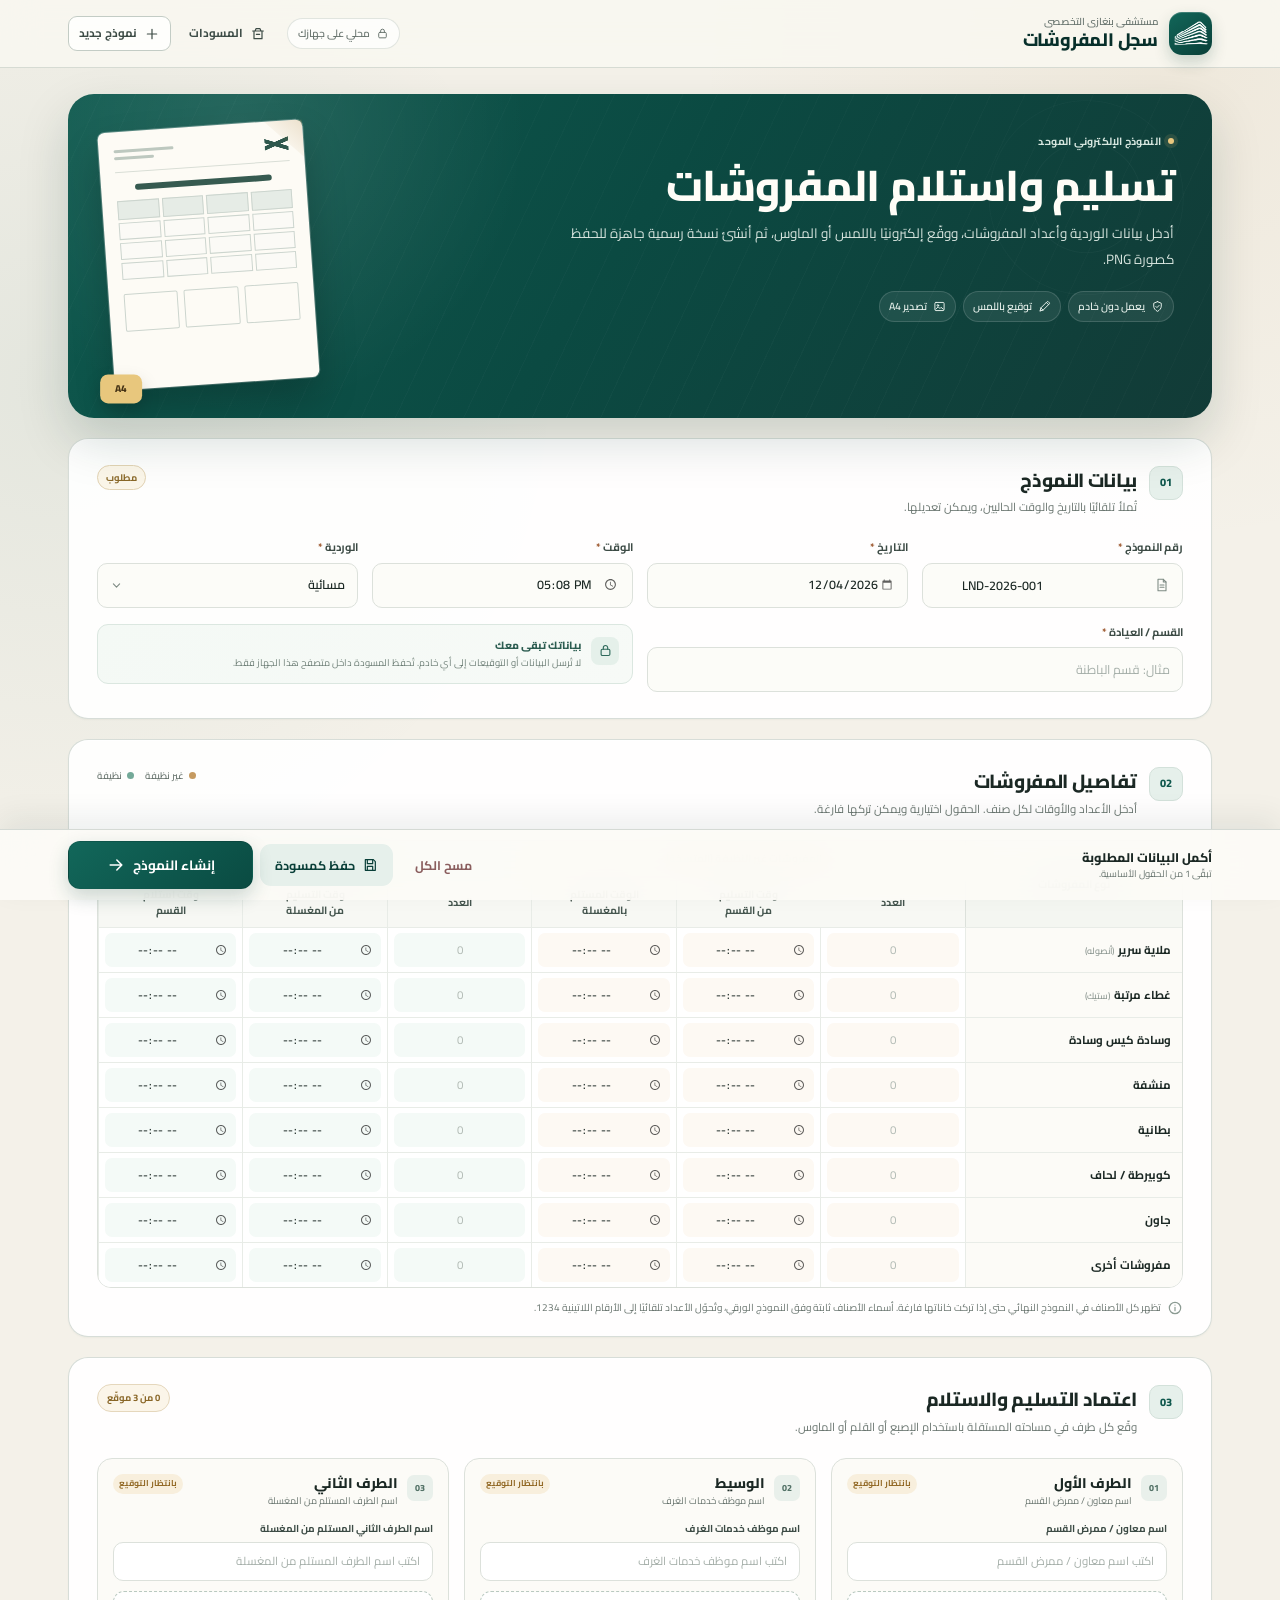
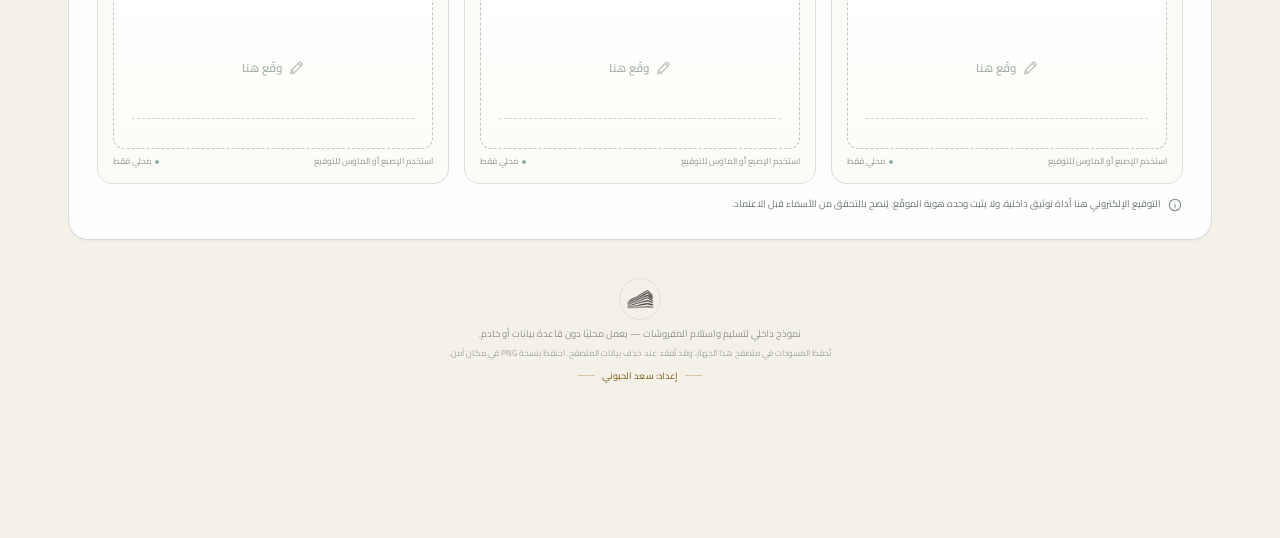
<file: index.html>
<!DOCTYPE html>
<html lang="ar" dir="rtl">
<head>
  <meta charset="utf-8">
  <meta name="viewport" content="width=device-width, initial-scale=1, viewport-fit=cover">
  <meta name="theme-color" content="#0e574c">
  <meta name="color-scheme" content="light">
  <meta name="description" content="نموذج إلكتروني لتسليم واستلام المفروشات بين الأقسام والمغسلة، مع توقيع إلكتروني وتصدير النموذج كصورة PNG عالية الدقة.">
  <title>سجل المفروشات | تسليم واستلام المفروشات</title>
  <link rel="icon" href="assets/favicon.png" type="image/png">
  <link rel="stylesheet" href="css/styles.css">
  <script src="vendor/signature_pad.umd.min.js" defer></script>
  <script src="vendor/html2canvas.min.js" defer></script>
  <script src="js/config.js" defer></script>
  <script src="js/storage.js" defer></script>
  <script src="js/app.js" defer></script>
</head>
<body>
  <svg class="svg-sprite" aria-hidden="true" focusable="false" xmlns="http://www.w3.org/2000/svg">
    <symbol id="i-plus" viewBox="0 0 24 24"><path d="M12 5v14M5 12h14"/></symbol>
    <symbol id="i-archive" viewBox="0 0 24 24"><path d="M4 7.5h16M6 7.5V19h12V7.5M9 4h6l1.5 3.5h-9L9 4Z"/><path d="M9.5 12.5h5"/></symbol>
    <symbol id="i-pen" viewBox="0 0 24 24"><path d="m15.6 4.8 3.6 3.6M4 20l1.2-5.3L16.6 3.3a1.8 1.8 0 0 1 2.5 0l1.6 1.6a1.8 1.8 0 0 1 0 2.5L9.3 18.8 4 20Z"/><path d="m5.2 14.7 4.1 4.1"/></symbol>
    <symbol id="i-shield" viewBox="0 0 24 24"><path d="M12 3 5 6v5.2c0 4.4 3 7.6 7 9.8 4-2.2 7-5.4 7-9.8V6l-7-3Z"/><path d="m9 12 2 2 4-4"/></symbol>
    <symbol id="i-image" viewBox="0 0 24 24"><rect x="3.5" y="4.5" width="17" height="15" rx="2"/><circle cx="9" cy="10" r="1.5"/><path d="m5 17 4.5-4.5 3.2 3.2 2.2-2.2L19 17"/></symbol>
    <symbol id="i-save" viewBox="0 0 24 24"><path d="M5 4h12l3 3v13H5V4Z"/><path d="M8 4v6h8V4M8 20v-6h8v6"/></symbol>
    <symbol id="i-download" viewBox="0 0 24 24"><path d="M12 3v12m0 0 4.5-4.5M12 15l-4.5-4.5"/><path d="M5 19h14"/></symbol>
    <symbol id="i-arrow-right" viewBox="0 0 24 24"><path d="M19 12H5m0 0 6-6m-6 6 6 6"/></symbol>
    <symbol id="i-arrow-left" viewBox="0 0 24 24"><path d="M5 12h14m0 0-6-6m6 6-6 6"/></symbol>
    <symbol id="i-check" viewBox="0 0 24 24"><path d="m5 12.5 4.5 4.5L19 6.5"/></symbol>
    <symbol id="i-trash" viewBox="0 0 24 24"><path d="M4.5 7h15M9 7V4.5h6V7m-8 0 .8 13h8.4L17 7M10 10.5v6M14 10.5v6"/></symbol>
    <symbol id="i-x" viewBox="0 0 24 24"><path d="m6 6 12 12M18 6 6 18"/></symbol>
    <symbol id="i-zoom-in" viewBox="0 0 24 24"><circle cx="10.5" cy="10.5" r="6.5"/><path d="m15.5 15.5 4 4M10.5 7.5v6M7.5 10.5h6"/></symbol>
    <symbol id="i-zoom-out" viewBox="0 0 24 24"><circle cx="10.5" cy="10.5" r="6.5"/><path d="m15.5 15.5 4 4M7.5 10.5h6"/></symbol>
    <symbol id="i-fit" viewBox="0 0 24 24"><path d="M9 4H4v5M15 4h5v5M9 20H4v-5M15 20h5v-5"/></symbol>
    <symbol id="i-alert" viewBox="0 0 24 24"><path d="M12 8v5m0 3.5v.1"/><path d="M10.2 4.6 3.3 17a2 2 0 0 0 1.8 3h13.8a2 2 0 0 0 1.8-3L13.8 4.6a2 2 0 0 0-3.6 0Z"/></symbol>
    <symbol id="i-info" viewBox="0 0 24 24"><circle cx="12" cy="12" r="8.5"/><path d="M12 11v5m0-8.5v.1"/></symbol>
    <symbol id="i-document" viewBox="0 0 24 24"><path d="M6 3.5h8l4 4v13H6v-17Z"/><path d="M14 3.5v4h4M9 12h6M9 15.5h6"/></symbol>
    <symbol id="i-refresh" viewBox="0 0 24 24"><path d="M20 11a8 8 0 1 0-2.3 6.3"/><path d="M20 4v7h-7"/></symbol>
    <symbol id="i-lock" viewBox="0 0 24 24"><rect x="5" y="10" width="14" height="10" rx="2"/><path d="M8.5 10V7.5a3.5 3.5 0 0 1 7 0V10"/></symbol>
    <symbol id="i-chevron-down" viewBox="0 0 24 24"><path d="m7 9.5 5 5 5-5"/></symbol>
    <symbol id="i-cloud-off" viewBox="0 0 24 24"><path d="M5.5 17.5A4.5 4.5 0 0 1 6 8.7 6 6 0 0 1 17 8a4.5 4.5 0 0 1 1.5 8.8"/><path d="M3 3l18 18"/></symbol>
  </svg>

  <div class="app-shell" id="entryView">
    <header class="appbar">
      <div class="appbar-inner">
        <a class="brand" href="#top" aria-label="سجل المفروشات — أعلى الصفحة">
          <span class="brand-mark" aria-hidden="true">
            <img src="assets/benghazi-mark-white.png" alt="">
          </span>
          <span class="brand-copy">
            <span class="brand-kicker" data-hospital="name">مستشفى بنغازي التخصصي</span>
            <span class="brand-title">سجل المفروشات</span>
          </span>
        </a>

        <div class="appbar-actions">
          <span class="save-state" id="saveState" aria-live="polite">
            <svg class="icon icon--xs" aria-hidden="true"><use href="#i-lock"></use></svg>
            <span id="saveStateText">محلي على جهازك</span>
          </span>
          <button class="btn btn--quiet btn--sm" type="button" id="btnArchive" aria-label="المسودات المحفوظة">
            <svg class="icon icon--sm" aria-hidden="true"><use href="#i-archive"></use></svg>
            <span>المسودات</span>
          </button>
          <button class="btn btn--outline btn--sm" type="button" id="btnNew" aria-label="إنشاء نموذج جديد">
            <svg class="icon icon--sm" aria-hidden="true"><use href="#i-plus"></use></svg>
            <span>نموذج جديد</span>
          </button>
        </div>
      </div>
    </header>

    <main id="top">
      <section class="hero" aria-labelledby="pageTitle">
        <div class="hero-pattern" aria-hidden="true"></div>
        <div class="hero-copy">
          <span class="eyebrow"><span class="eyebrow-dot"></span> النموذج الإلكتروني الموحد</span>
          <h1 id="pageTitle" tabindex="-1">تسليم واستلام المفروشات</h1>
          <p>أدخل بيانات الوردية وأعداد المفروشات، ووقّع إلكترونيًا باللمس أو الماوس، ثم أنشئ نسخة رسمية جاهزة للحفظ كصورة PNG.</p>
          <div class="hero-chips" aria-label="مزايا النموذج">
            <span class="chip"><svg class="icon icon--xs" aria-hidden="true"><use href="#i-shield"></use></svg> يعمل دون خادم</span>
            <span class="chip"><svg class="icon icon--xs" aria-hidden="true"><use href="#i-pen"></use></svg> توقيع باللمس</span>
            <span class="chip"><svg class="icon icon--xs" aria-hidden="true"><use href="#i-image"></use></svg> تصدير A4</span>
          </div>
        </div>
        <div class="hero-sheet" aria-hidden="true">
          <div class="hero-sheet-top">
            <span class="hero-sheet-mark"></span>
            <span class="hero-sheet-lines"><i></i><i></i></span>
          </div>
          <div class="hero-sheet-title"></div>
          <div class="hero-sheet-table">
            <span></span><span></span><span></span><span></span>
            <span></span><span></span><span></span><span></span>
            <span></span><span></span><span></span><span></span>
            <span></span><span></span><span></span><span></span>
          </div>
          <div class="hero-sheet-sign">
            <span></span><span></span><span></span>
          </div>
          <span class="hero-sheet-badge">A4</span>
        </div>
      </section>

      <div class="restore-banner" id="restoreBanner" hidden>
        <div class="restore-icon" aria-hidden="true">
          <svg class="icon"><use href="#i-refresh"></use></svg>
        </div>
        <div class="restore-copy">
          <strong>لديك مسودة محفوظة على هذا الجهاز</strong>
          <span id="restoreMeta">يمكنك استئناف العمل من حيث توقفت.</span>
        </div>
        <div class="restore-actions">
          <button class="btn btn--sm btn--primary" type="button" id="btnRestoreDraft">استئناف المسودة</button>
          <button class="btn btn--sm btn--quiet" type="button" id="btnDismissDraft">تجاهل</button>
        </div>
      </div>

      <form id="entryForm" novalidate autocomplete="off">
        <section class="panel" aria-labelledby="metaTitle">
          <div class="section-heading">
            <span class="section-number" aria-hidden="true">01</span>
            <div class="section-heading-copy">
              <h2 id="metaTitle">بيانات النموذج</h2>
              <p>تُملأ تلقائيًا بالتاريخ والوقت الحاليين، ويمكن تعديلها.</p>
            </div>
            <span class="section-tag">مطلوب</span>
          </div>

          <div class="meta-grid">
            <div class="field">
              <label for="formNumber">رقم النموذج <span class="required" aria-hidden="true">*</span></label>
              <div class="input-wrap">
                <svg class="field-icon" aria-hidden="true"><use href="#i-document"></use></svg>
                <input class="input input--with-icon ltr" id="formNumber" name="formNumber" type="text" maxlength="28" inputmode="text" required>
              </div>
              <p class="field-error" data-error-for="formNumber"></p>
            </div>

            <div class="field">
              <label for="formDate">التاريخ <span class="required" aria-hidden="true">*</span></label>
              <div class="input-wrap">
                <input class="input" id="formDate" name="formDate" type="date" required>
              </div>
              <p class="field-error" data-error-for="formDate"></p>
            </div>

            <div class="field">
              <label for="formTime">الوقت <span class="required" aria-hidden="true">*</span></label>
              <div class="input-wrap">
                <input class="input" id="formTime" name="formTime" type="time" step="60" required>
              </div>
              <p class="field-error" data-error-for="formTime"></p>
            </div>

            <div class="field">
              <label for="shift">الوردية <span class="required" aria-hidden="true">*</span></label>
              <div class="input-wrap input-wrap--select">
                <select class="input" id="shift" name="shift" required>
                  <option value="">اختر الوردية</option>
                </select>
                <svg class="select-chevron" aria-hidden="true"><use href="#i-chevron-down"></use></svg>
              </div>
              <p class="field-error" data-error-for="shift"></p>
            </div>

            <div class="field field--wide">
              <label for="department">القسم / العيادة <span class="required" aria-hidden="true">*</span></label>
              <div class="input-wrap">
                <input class="input" id="department" name="department" type="text" list="departmentList" maxlength="70" placeholder="مثال: قسم الباطنة" required>
                <datalist id="departmentList"></datalist>
              </div>
              <p class="field-error" data-error-for="department"></p>
            </div>

            <aside class="privacy-note" aria-label="ملاحظة الخصوصية">
              <span class="privacy-icon" aria-hidden="true"><svg class="icon"><use href="#i-lock"></use></svg></span>
              <div>
                <strong>بياناتك تبقى معك</strong>
                <p>لا تُرسل البيانات أو التوقيعات إلى أي خادم. تُحفظ المسودة داخل متصفح هذا الجهاز فقط.</p>
              </div>
            </aside>
          </div>
        </section>

        <section class="panel panel--table" aria-labelledby="itemsTitle">
          <div class="section-heading">
            <span class="section-number" aria-hidden="true">02</span>
            <div class="section-heading-copy">
              <h2 id="itemsTitle">تفاصيل المفروشات</h2>
              <p>أدخل الأعداد والأوقات لكل صنف. الحقول اختيارية ويمكن تركها فارغة.</p>
            </div>
            <div class="table-legend" aria-hidden="true">
              <span class="legend-item legend-item--dirty"><i></i> غير نظيفة</span>
              <span class="legend-item legend-item--clean"><i></i> نظيفة</span>
            </div>
          </div>

          <div class="table-shell">
            <table class="items-table" id="itemsTable">
              <caption class="sr-only">جدول المفروشات: الأعداد والأوقات للمفروشات المتسخة والنظيفة</caption>
              <thead id="itemsTableHead"></thead>
              <tbody id="itemsTableBody"></tbody>
            </table>
          </div>
          <p class="helper-text">
            <svg class="icon icon--sm" aria-hidden="true"><use href="#i-info"></use></svg>
            تظهر كل الأصناف في النموذج النهائي حتى إذا تركت خاناتها فارغة. أسماء الأصناف ثابتة وفق النموذج الورقي، وتُحوّل الأعداد تلقائيًا إلى الأرقام اللاتينية 1234.
          </p>
        </section>

        <section class="panel" aria-labelledby="signaturesTitle">
          <div class="section-heading">
            <span class="section-number" aria-hidden="true">03</span>
            <div class="section-heading-copy">
              <h2 id="signaturesTitle">اعتماد التسليم والاستلام</h2>
              <p>وقّع كل طرف في مساحته المستقلة باستخدام الإصبع أو القلم أو الماوس.</p>
            </div>
            <span class="signature-counter" id="signatureCounter">0 من 3 موقّع</span>
          </div>

          <div class="signature-grid" id="signatureGrid"></div>
          <p class="signature-disclaimer">
            <svg class="icon icon--sm" aria-hidden="true"><use href="#i-info"></use></svg>
            التوقيع الإلكتروني هنا أداة توثيق داخلية، ولا يثبت وحده هوية الموقّع. يُنصح بالتحقق من الأسماء قبل الاعتماد.
          </p>
        </section>
      </form>

      <footer class="page-footer">
        <div class="footer-seal" aria-hidden="true">
          <img src="assets/benghazi-mark-white.png" alt="">
        </div>
        <p>نموذج داخلي لتسليم واستلام المفروشات — يعمل محليًا دون قاعدة بيانات أو خادم.</p>
        <p class="footer-small">تُحفظ المسودات في متصفح هذا الجهاز، وقد تُفقد عند حذف بيانات المتصفح. احتفظ بنسخة PNG في مكان آمن.</p>
        <p class="footer-credit">إعداد: سعد الحبوني</p>
      </footer>
    </main>

    <div class="action-dock" id="actionDock">
      <div class="action-dock-inner">
        <div class="dock-info">
          <span class="dock-label" id="dockLabel">جاهز للبدء</span>
          <span class="dock-note" id="dockNote">أكمل بيانات النموذج ثم أنشئ المعاينة.</span>
        </div>
        <div class="dock-actions">
          <button class="btn btn--quiet dock-clear" type="button" id="btnClearAll">مسح الكل</button>
          <button class="btn btn--tonal" type="button" id="btnSaveDraft" aria-label="حفظ النموذج كمسودة">
            <svg class="icon icon--sm" aria-hidden="true"><use href="#i-save"></use></svg>
            <span>حفظ كمسودة</span>
          </button>
          <button class="btn btn--primary btn--generate" type="button" id="btnGenerate">
            <span>إنشاء النموذج</span>
            <svg class="icon" aria-hidden="true"><use href="#i-arrow-left"></use></svg>
          </button>
        </div>
      </div>
    </div>
  </div>

  <section class="preview-view" id="previewView" hidden tabindex="-1" aria-labelledby="previewHeading">
    <header class="preview-toolbar">
      <div class="preview-toolbar-inner">
        <button class="btn btn--quiet btn--back" type="button" id="btnBack" aria-label="العودة إلى تعديل البيانات">
          <svg class="icon" aria-hidden="true"><use href="#i-arrow-right"></use></svg>
          <span>تعديل البيانات</span>
        </button>
        <div class="preview-title">
          <span class="preview-kicker">المعاينة النهائية</span>
          <h2 id="previewHeading">نموذج تسليم واستلام المفروشات</h2>
        </div>
        <div class="zoom-tools" role="group" aria-label="تكبير وتصغير المعاينة">
          <button class="icon-btn" type="button" id="btnZoomOut" aria-label="تصغير">
            <svg class="icon" aria-hidden="true"><use href="#i-zoom-out"></use></svg>
          </button>
          <span class="zoom-value" id="zoomValue" aria-live="polite">100%</span>
          <button class="icon-btn" type="button" id="btnZoomIn" aria-label="تكبير">
            <svg class="icon" aria-hidden="true"><use href="#i-zoom-in"></use></svg>
          </button>
          <button class="btn btn--quiet btn--sm" type="button" id="btnFit" aria-label="ملاءمة الصفحة للشاشة">
            <svg class="icon icon--sm" aria-hidden="true"><use href="#i-fit"></use></svg>
            <span>ملاءمة</span>
          </button>
        </div>
        <button class="btn btn--primary btn--export" type="button" id="btnExport">
          <svg class="icon" aria-hidden="true"><use href="#i-download"></use></svg>
          <span>حفظ PNG</span>
        </button>
      </div>
    </header>

    <div class="preview-stage" id="previewStage">
      <div class="preview-canvas">
        <div class="page-viewport" id="pageViewport">
          <article class="a4-page" id="a4Page" aria-label="معاينة النموذج النهائي بحجم A4">
            <header class="doc-header">
              <div class="doc-brand">
                <img class="doc-logo" src="[data-uri]" alt="مستشفى بنغازي التخصصي">
              </div>

              <div class="doc-title">
                <h1>نموذج تسليم واستلام المفروشات الموحد</h1>
                <p class="doc-subtitle">الاستلام والتسليم المتبادل بين الأقسام الطبية / العيادات والمغسلة</p>
              </div>

              <div class="doc-meta">
                <div class="doc-meta-line"><span>رقم النموذج:</span><b id="pvFormNo">—</b></div>
                <div class="doc-meta-line"><span>الوردية:</span><b id="pvShift">—</b></div>
              </div>
            </header>

            <div class="doc-fields">
              <div class="doc-field">
                <span class="doc-field-label">التاريخ /</span>
                <b class="doc-field-value" id="pvDate">—</b>
              </div>
              <div class="doc-field">
                <span class="doc-field-label">القسم /</span>
                <b class="doc-field-value" id="pvDepartment">—</b>
              </div>
              <div class="doc-field doc-field--time">
                <span class="doc-field-label">الوقت /</span>
                <b class="doc-field-value" id="pvTime">—</b>
              </div>
            </div>

            <table class="doc-table">
              <caption class="sr-only">جدول المفروشات في النموذج النهائي</caption>
              <colgroup>
                <col class="col-item">
                <col class="col-qty">
                <col class="col-time">
                <col class="col-time">
                <col class="col-qty">
                <col class="col-time">
                <col class="col-time">
              </colgroup>
              <thead>
                <tr>
                  <th rowspan="2" class="doc-th-item">نوع المفروشات</th>
                  <th colspan="3" class="doc-th-group">المفروشات غير النظيفة (المتسخة)</th>
                  <th colspan="3" class="doc-th-group">المفروشات النظيفة (المستلمة)</th>
                </tr>
                <tr>
                  <th>العدد</th>
                  <th>وقت التسليم<br>من القسم</th>
                  <th>الوقت المستلم<br>بالمغسلة</th>
                  <th>العدد</th>
                  <th>وقت التسليم<br>من المغسلة</th>
                  <th>وقت استلام<br>القسم</th>
                </tr>
              </thead>
              <tbody id="docTableBody"></tbody>
            </table>

            <section class="doc-approval" aria-labelledby="docApprovalTitle">
              <h2 id="docApprovalTitle">اعتماد تسليم والاستلام</h2>
              <div class="doc-approval-grid">
                <div class="doc-approval-cell">
                  <p class="doc-role">الطرف الأول</p>
                  <p class="doc-role-sub">اسم معاون / ممرض القسم</p>
                  <div class="doc-name-line">
                    <span>الاسم /</span>
                    <b data-pv-name="first"></b>
                  </div>
                  <div class="doc-signature-block">
                    <span class="doc-signature-label">التوقيع</span>
                    <div class="doc-signature-area"><img data-pv-sign="first" alt="توقيع الطرف الأول" hidden></div>
                  </div>
                </div>
                <div class="doc-approval-cell">
                  <p class="doc-role">الوسيط</p>
                  <p class="doc-role-sub">اسم موظف خدمات الغرف</p>
                  <div class="doc-name-line">
                    <span>الاسم /</span>
                    <b data-pv-name="intermediary"></b>
                  </div>
                  <div class="doc-signature-block">
                    <span class="doc-signature-label">التوقيع</span>
                    <div class="doc-signature-area"><img data-pv-sign="intermediary" alt="توقيع الوسيط" hidden></div>
                  </div>
                </div>
                <div class="doc-approval-cell">
                  <p class="doc-role">الطرف الثاني</p>
                  <p class="doc-role-sub">اسم الطرف المستلم من المغسلة</p>
                  <div class="doc-name-line">
                    <span>الاسم /</span>
                    <b data-pv-name="second"></b>
                  </div>
                  <div class="doc-signature-block">
                    <span class="doc-signature-label">التوقيع</span>
                    <div class="doc-signature-area"><img data-pv-sign="second" alt="توقيع الطرف الثاني" hidden></div>
                  </div>
                </div>
              </div>
            </section>
          </article>
        </div>
      </div>
      <p class="preview-tip">
        <svg class="icon icon--sm" aria-hidden="true"><use href="#i-info"></use></svg>
        لتنزيل صورة عالية الدقة بحجم A4، اضغط «حفظ PNG». لا تظهر أدوات الموقع داخل الصورة، لكن الصورة الناتجة قابلة للتعديل بأدوات أخرى.
      </p>
    </div>
  </section>

  <dialog class="modal modal--wide" id="archiveDialog" aria-labelledby="archiveTitle">
    <div class="modal-head">
      <div>
        <span class="modal-kicker">على هذا الجهاز فقط</span>
        <h2 id="archiveTitle">المسودات المحفوظة</h2>
      </div>
      <button class="icon-btn" type="button" id="btnCloseArchive" aria-label="إغلاق">
        <svg class="icon" aria-hidden="true"><use href="#i-x"></use></svg>
      </button>
    </div>
    <p class="modal-desc">افتح مسودة لتعديلها أو أعد تصديرها، أو احذفها نهائيًا من هذا المتصفح.</p>
    <div class="archive-list" id="archiveList"></div>
    <div class="modal-foot">
      <button class="btn btn--tonal btn--sm" type="button" id="btnSaveFromArchive">
        <svg class="icon icon--sm" aria-hidden="true"><use href="#i-save"></use></svg>
        <span>حفظ النموذج الحالي كمسودة</span>
      </button>
      <button class="btn btn--quiet btn--sm" type="button" id="btnArchiveDone">إغلاق</button>
    </div>
  </dialog>

  <dialog class="modal modal--confirm" id="confirmDialog" aria-labelledby="confirmTitle">
    <div class="confirm-icon" id="confirmIcon" aria-hidden="true">
      <svg class="icon"><use href="#i-alert"></use></svg>
    </div>
    <h2 id="confirmTitle">تأكيد الإجراء</h2>
    <p id="confirmMessage"></p>
    <div class="modal-actions">
      <button class="btn btn--quiet" type="button" id="btnConfirmCancel">إلغاء</button>
      <button class="btn btn--danger" type="button" id="btnConfirmAccept">تأكيد</button>
    </div>
  </dialog>

  <div class="busy-overlay" id="busyOverlay" hidden>
    <div class="busy-card" role="status" aria-live="assertive">
      <span class="spinner" aria-hidden="true"></span>
      <h2 id="busyTitle">جارٍ إنشاء الصورة</h2>
      <p id="busyText">يتم تجهيز النموذج بدقة عالية. قد يستغرق ذلك لحظات.</p>
    </div>
  </div>

  <div class="toast-region" id="toastRegion" role="status" aria-live="polite" aria-atomic="false"></div>
</body>
</html>
</file>
<file: css/styles.css>
/* ==========================================================================
   سجل المفروشات — أنماط الواجهة والنموذج النهائي
   ========================================================================== */

@font-face {
  font-family: "Cairo";
  src: url("../assets/fonts/Cairo-400-arabic.woff2") format("woff2");
  font-style: normal;
  font-weight: 400 800;
  font-display: swap;
  unicode-range: U+0600-06FF, U+0750-077F, U+0870-0891, U+0897-08E1, U+08E3-08FF,
    U+200C-200E, U+2010-2011, U+204F, U+2E41, U+FB50-FDFF, U+FE70-FE74, U+FE76-FEFC;
}
@font-face {
  font-family: "Cairo";
  src: url("../assets/fonts/Cairo-latin.woff2") format("woff2");
  font-style: normal;
  font-weight: 400 800;
  font-display: swap;
  unicode-range: U+0000-00FF, U+0131, U+0152-0153, U+02BB-02BC, U+02C6, U+02DA,
    U+02DC, U+0304, U+0308, U+0329, U+2000-206F, U+20AC, U+2122, U+2191, U+2193,
    U+2212, U+2215, U+FEFF, U+FFFD;
}
@font-face {
  font-family: "Noto Naskh Arabic";
  src: url("../assets/fonts/NotoNaskhArabic-400-arabic.woff2") format("woff2");
  font-style: normal;
  font-weight: 400 700;
  font-display: swap;
  unicode-range: U+0600-06FF, U+0750-077F, U+0870-0891, U+0897-08E1, U+08E3-08FF,
    U+200C-200E, U+2010-2011, U+204F, U+2E41, U+FB50-FDFF, U+FE70-FE74, U+FE76-FEFC;
}
@font-face {
  font-family: "Noto Naskh Arabic";
  src: url("../assets/fonts/NotoNaskhArabic-latin.woff2") format("woff2");
  font-style: normal;
  font-weight: 400 700;
  font-display: swap;
  unicode-range: U+0000-00FF, U+0131, U+0152-0153, U+02BB-02BC, U+02C6, U+02DA,
    U+02DC, U+0304, U+0308, U+0329, U+2000-206F, U+20AC, U+2122, U+2191, U+2193,
    U+2212, U+2215, U+FEFF, U+FFFD;
}

:root {
  --ink: #1b2824;
  --ink-soft: #3c4b45;
  --muted: #69756f;
  --muted-light: #8b958f;
  --brand: #0e574c;
  --brand-dark: #093f38;
  --brand-deep: #072f2a;
  --brand-soft: #e6f0eb;
  --brand-tint: #f0f6f2;
  --gold: #b1843f;
  --gold-soft: #f8efdf;
  --rust: #a46a2b;
  --rust-soft: #fcf5ea;
  --danger: #9c3c3c;
  --danger-soft: #fbecec;
  --surface: #ffffff;
  --surface-warm: #fbfaf6;
  --canvas: #f4f1e9;
  --line: #dce1db;
  --line-strong: #c3ccc5;
  --line-soft: #e8ece7;
  --shadow-sm: 0 1px 2px rgba(16, 42, 35, 0.04);
  --shadow-md: 0 12px 32px rgba(16, 42, 35, 0.07);
  --shadow-lg: 0 28px 80px rgba(10, 35, 29, 0.16);
  --radius-sm: 9px;
  --radius-md: 14px;
  --radius-lg: 20px;
  --radius-xl: 26px;
  --font-ui: "Cairo", "Segoe UI", Tahoma, Arial, sans-serif;
  --font-doc: "Noto Naskh Arabic", "Traditional Arabic", "Times New Roman", serif;
  --ease: cubic-bezier(0.22, 1, 0.36, 1);
}

*,
*::before,
*::after {
  box-sizing: border-box;
}

html {
  -webkit-text-size-adjust: 100%;
  scroll-behavior: smooth;
}

body {
  margin: 0;
  min-height: 100vh;
  background:
    radial-gradient(circle at 92% 3%, rgba(177, 132, 63, 0.08), transparent 30rem),
    radial-gradient(circle at 4% 18%, rgba(14, 87, 76, 0.07), transparent 32rem),
    var(--canvas);
  color: var(--ink);
  font-family: var(--font-ui);
  font-size: 14px;
  line-height: 1.6;
  -webkit-font-smoothing: antialiased;
  -moz-osx-font-smoothing: grayscale;
}

body.is-preview,
body.dialog-open,
body.is-busy {
  overflow: hidden;
}

[hidden] {
  display: none !important;
}

button,
input,
select {
  font: inherit;
  color: inherit;
}

button {
  cursor: pointer;
}

button:disabled {
  cursor: wait;
  opacity: 0.62;
}

a {
  color: inherit;
}

p,
h1,
h2,
h3 {
  margin-top: 0;
}

::selection {
  background: rgba(14, 87, 76, 0.18);
}

:focus-visible {
  outline: 3px solid rgba(177, 132, 63, 0.55);
  outline-offset: 2px;
}

.ltr {
  direction: ltr;
  unicode-bidi: isolate;
}

.sr-only {
  position: absolute !important;
  width: 1px !important;
  height: 1px !important;
  padding: 0 !important;
  margin: -1px !important;
  overflow: hidden !important;
  clip: rect(0, 0, 0, 0) !important;
  white-space: nowrap !important;
  border: 0 !important;
}

.svg-sprite {
  position: absolute;
  width: 0;
  height: 0;
  overflow: hidden;
}

.icon {
  width: 20px;
  height: 20px;
  flex: 0 0 auto;
  fill: none;
  stroke: currentColor;
  stroke-width: 1.8;
  stroke-linecap: round;
  stroke-linejoin: round;
}

.icon--sm {
  width: 16px;
  height: 16px;
}

.icon--xs {
  width: 13px;
  height: 13px;
}

/* --------------------------------------------------------------------------
   أزرار
   -------------------------------------------------------------------------- */

.btn {
  display: inline-flex;
  align-items: center;
  justify-content: center;
  gap: 7px;
  min-height: 42px;
  padding: 9px 14px;
  border: 1px solid transparent;
  border-radius: 11px;
  background: transparent;
  color: var(--ink-soft);
  font-family: var(--font-ui);
  font-size: 12.5px;
  font-weight: 700;
  line-height: 1.2;
  white-space: nowrap;
  text-decoration: none;
  transition: background-color 0.18s var(--ease), border-color 0.18s var(--ease),
    color 0.18s var(--ease), transform 0.18s var(--ease), box-shadow 0.18s var(--ease);
}

.btn:hover {
  transform: translateY(-1px);
}

.btn:active {
  transform: translateY(0);
}

.btn--sm {
  min-height: 35px;
  padding: 7px 10px;
  border-radius: 9px;
  font-size: 11.5px;
}

.btn--quiet {
  color: var(--ink-soft);
  border-color: transparent;
}

.btn--quiet:hover {
  background: rgba(14, 87, 76, 0.06);
  color: var(--brand-dark);
}

.btn--outline {
  background: rgba(255, 255, 255, 0.76);
  border-color: var(--line-strong);
  color: var(--ink-soft);
}

.btn--outline:hover {
  border-color: #9db2a8;
  background: #fff;
  color: var(--brand-dark);
}

.btn--tonal {
  background: var(--brand-soft);
  border-color: transparent;
  color: var(--brand-dark);
}

.btn--tonal:hover {
  background: #dceae2;
}

.btn--primary {
  background: linear-gradient(140deg, #12675a, #0a4b42);
  border-color: rgba(0, 0, 0, 0.08);
  color: #fff;
  box-shadow: 0 8px 20px rgba(9, 63, 56, 0.2);
}

.btn--primary:hover {
  background: linear-gradient(140deg, #157466, #0b544a);
  box-shadow: 0 10px 24px rgba(9, 63, 56, 0.26);
}

.btn--danger {
  background: linear-gradient(140deg, #ad4747, #8f3232);
  color: #fff;
  box-shadow: 0 8px 18px rgba(143, 50, 50, 0.2);
}

.icon-btn {
  display: inline-grid;
  place-items: center;
  width: 36px;
  height: 36px;
  padding: 0;
  border: 1px solid var(--line);
  border-radius: 9px;
  background: rgba(255, 255, 255, 0.85);
  color: var(--ink-soft);
  transition: background-color 0.18s var(--ease), border-color 0.18s var(--ease),
    color 0.18s var(--ease);
}

.icon-btn:hover {
  background: #fff;
  border-color: var(--line-strong);
  color: var(--brand-dark);
}

.icon-btn--danger:hover {
  border-color: #e2b9b9;
  background: var(--danger-soft);
  color: var(--danger);
}

/* --------------------------------------------------------------------------
   الشريط العلوي
   -------------------------------------------------------------------------- */

.appbar {
  position: sticky;
  top: 0;
  z-index: 30;
  padding-top: env(safe-area-inset-top, 0);
  background: rgba(249, 247, 241, 0.88);
  border-bottom: 1px solid rgba(195, 204, 197, 0.65);
  backdrop-filter: blur(18px) saturate(1.2);
  -webkit-backdrop-filter: blur(18px) saturate(1.2);
}

.appbar-inner {
  display: flex;
  align-items: center;
  justify-content: space-between;
  gap: 18px;
  width: min(1200px, 100%);
  margin: 0 auto;
  padding: 12px 28px;
}

.brand {
  display: inline-flex;
  align-items: center;
  gap: 11px;
  min-width: 0;
  color: inherit;
  text-decoration: none;
}

.brand-mark {
  display: grid;
  place-items: center;
  width: 43px;
  height: 43px;
  flex: 0 0 auto;
  border-radius: 13px;
  background: linear-gradient(145deg, #12675a, #093f38);
  color: #f9f4e9;
  box-shadow: 0 7px 16px rgba(9, 63, 56, 0.2), inset 0 1px 0 rgba(255, 255, 255, 0.19);
}

.brand-mark img {
  display: block;
  width: 34px;
  height: auto;
}

.brand-copy {
  display: flex;
  flex-direction: column;
  min-width: 0;
  line-height: 1.28;
}

.brand-kicker {
  overflow: hidden;
  color: var(--muted);
  font-size: 10px;
  font-weight: 600;
  text-overflow: ellipsis;
  white-space: nowrap;
}

.brand-title {
  color: var(--brand-deep);
  font-size: 18px;
  font-weight: 800;
  letter-spacing: -0.2px;
  white-space: nowrap;
}

.appbar-actions {
  display: flex;
  align-items: center;
  gap: 7px;
  flex: 0 0 auto;
}

.save-state {
  display: inline-flex;
  align-items: center;
  gap: 6px;
  min-height: 31px;
  padding: 5px 10px;
  margin-inline-end: 3px;
  border: 1px solid rgba(220, 225, 219, 0.85);
  border-radius: 999px;
  background: rgba(255, 255, 255, 0.7);
  color: var(--muted);
  font-size: 10.5px;
  font-weight: 600;
  white-space: nowrap;
  transition: color 0.18s var(--ease), background-color 0.18s var(--ease);
}

.save-state[data-status="saving"] {
  border-color: #ecd9b7;
  background: #fdf7e9;
  color: #846126;
}

.save-state[data-status="saved"] {
  border-color: #cfe3da;
  background: #f1f8f4;
  color: #2c6859;
}

.save-state[data-status="error"] {
  border-color: #eccaca;
  background: var(--danger-soft);
  color: var(--danger);
}

/* --------------------------------------------------------------------------
   الهيكل والبانرات
   -------------------------------------------------------------------------- */

main {
  width: min(1200px, 100%);
  margin: 0 auto;
  padding: 26px 28px 150px;
}

.hero {
  position: relative;
  display: flex;
  align-items: stretch;
  justify-content: space-between;
  gap: 30px;
  min-height: 218px;
  padding: 34px 38px;
  overflow: hidden;
  border-radius: var(--radius-xl);
  background:
    radial-gradient(circle at 15% 10%, rgba(255, 255, 255, 0.1), transparent 18rem),
    linear-gradient(125deg, #0f5a4f 0%, #0b4a42 48%, #123b37 100%);
  color: #fbf8ef;
  box-shadow: 0 22px 50px rgba(7, 47, 42, 0.17);
}

.hero-pattern {
  position: absolute;
  inset: 0;
  opacity: 0.6;
  background-image:
    repeating-linear-gradient(115deg, transparent 0, transparent 30px, rgba(255, 255, 255, 0.035) 30px, rgba(255, 255, 255, 0.035) 31px),
    radial-gradient(circle at 89% 32%, transparent 0 54px, rgba(255, 255, 255, 0.06) 55px, transparent 56px),
    radial-gradient(circle at 89% 32%, transparent 0 96px, rgba(255, 255, 255, 0.045) 97px, transparent 98px);
  pointer-events: none;
}

.hero-copy {
  position: relative;
  z-index: 2;
  max-width: 690px;
}

.eyebrow {
  display: inline-flex;
  align-items: center;
  gap: 7px;
  color: #d6e6df;
  font-size: 10.5px;
  font-weight: 700;
  letter-spacing: 0.2px;
}

.eyebrow-dot {
  width: 6px;
  height: 6px;
  border-radius: 50%;
  background: #e9c77e;
  box-shadow: 0 0 0 4px rgba(233, 199, 126, 0.12);
}

.hero h1 {
  margin: 11px 0 9px;
  color: #fffdf7;
  font-size: clamp(30px, 4.1vw, 43px);
  font-weight: 800;
  line-height: 1.18;
  letter-spacing: -0.8px;
}

.hero-copy > p {
  max-width: 620px;
  margin: 0;
  color: #d8e5df;
  font-size: 13.5px;
  font-weight: 400;
  line-height: 1.9;
}

.hero-chips {
  display: flex;
  flex-wrap: wrap;
  gap: 7px;
  margin-top: 19px;
}

.chip {
  display: inline-flex;
  align-items: center;
  gap: 6px;
  padding: 6px 9px;
  border: 1px solid rgba(255, 255, 255, 0.14);
  border-radius: 999px;
  background: rgba(255, 255, 255, 0.075);
  color: #e6f0eb;
  font-size: 10.5px;
  font-weight: 600;
  white-space: nowrap;
}

.hero-sheet {
  position: relative;
  z-index: 1;
  width: 205px;
  min-width: 205px;
  height: 258px;
  margin: -2px 9px 0 0;
  padding: 15px;
  align-self: center;
  border-radius: 7px;
  background: #fdfbf5;
  color: #29423b;
  box-shadow: 0 20px 38px rgba(0, 0, 0, 0.22), 0 0 0 1px rgba(255, 255, 255, 0.26);
  transform: rotate(-4deg);
}

.hero-sheet::before {
  content: "";
  position: absolute;
  top: 0;
  right: 0;
  width: 38px;
  height: 38px;
  background: linear-gradient(225deg, rgba(177, 132, 63, 0.22), transparent 70%);
  clip-path: polygon(0 0, 100% 0, 100% 100%);
}

.hero-sheet-top {
  display: flex;
  align-items: center;
  justify-content: space-between;
  gap: 12px;
  padding-bottom: 9px;
  border-bottom: 1px solid #d9ded6;
}

.hero-sheet-mark {
  width: 24px;
  height: 16px;
  border-radius: 2px;
  background:
    linear-gradient(160deg, transparent 38%, #2e574c 40% 55%, transparent 57%),
    linear-gradient(20deg, transparent 38%, #2e574c 40% 55%, transparent 57%);
}

.hero-sheet-lines {
  display: grid;
  gap: 4px;
  width: 60px;
}

.hero-sheet-lines i {
  display: block;
  height: 3px;
  border-radius: 2px;
  background: #bdc8bf;
}

.hero-sheet-lines i:last-child {
  width: 66%;
  margin-right: auto;
}

.hero-sheet-title {
  width: 78%;
  height: 6px;
  margin: 12px auto 10px;
  border-radius: 3px;
  background: #365a50;
}

.hero-sheet-table {
  display: grid;
  grid-template-columns: repeat(4, 1fr);
  gap: 3px;
}

.hero-sheet-table span {
  height: 17px;
  border: 1px solid #ccd5ce;
  background: #fbfaf6;
}

.hero-sheet-table span:nth-child(-n + 4) {
  height: 19px;
  background: #e6ece6;
}

.hero-sheet-sign {
  display: grid;
  grid-template-columns: repeat(3, 1fr);
  gap: 6px;
  margin-top: 14px;
}

.hero-sheet-sign span {
  height: 38px;
  border: 1px solid #ccd5ce;
  border-radius: 2px;
}

.hero-sheet-badge {
  position: absolute;
  bottom: -13px;
  left: -15px;
  display: inline-grid;
  place-items: center;
  width: 42px;
  height: 29px;
  border-radius: 8px;
  background: #e8c77d;
  color: #433114;
  font-family: var(--font-ui);
  font-size: 10px;
  font-weight: 800;
  letter-spacing: 0.6px;
  transform: rotate(4deg);
  box-shadow: 0 8px 18px rgba(0, 0, 0, 0.17);
}

/* لافتة استئناف المسودة */
.restore-banner {
  display: flex;
  align-items: center;
  gap: 13px;
  padding: 13px 16px;
  margin-top: 18px;
  border: 1px solid #d8c69d;
  border-radius: var(--radius-md);
  background: linear-gradient(120deg, #fbf5e6, #f8f0dd);
  box-shadow: var(--shadow-sm);
}

.restore-icon {
  display: grid;
  place-items: center;
  width: 37px;
  height: 37px;
  flex: 0 0 auto;
  border-radius: 10px;
  background: rgba(177, 132, 63, 0.14);
  color: #7d5a20;
}

.restore-copy {
  display: flex;
  flex-direction: column;
  flex: 1;
  min-width: 0;
  line-height: 1.55;
}

.restore-copy strong {
  color: #4d3c1f;
  font-size: 12.5px;
  font-weight: 800;
}

.restore-copy span {
  overflow: hidden;
  color: #7a6846;
  font-size: 10.5px;
  text-overflow: ellipsis;
  white-space: nowrap;
}

.restore-actions {
  display: flex;
  gap: 6px;
  flex: 0 0 auto;
}

/* --------------------------------------------------------------------------
   الألواح والعناوين
   -------------------------------------------------------------------------- */

.panel {
  padding: 26px 28px;
  margin-top: 20px;
  border: 1px solid rgba(211, 218, 212, 0.9);
  border-radius: var(--radius-lg);
  background: rgba(255, 255, 255, 0.92);
  box-shadow: 0 1px 0 rgba(255, 255, 255, 0.75) inset, var(--shadow-sm);
}

.panel--table {
  padding-bottom: 20px;
}

.section-heading {
  display: flex;
  align-items: flex-start;
  gap: 12px;
  margin-bottom: 21px;
}

.section-number {
  display: grid;
  place-items: center;
  width: 34px;
  height: 34px;
  flex: 0 0 auto;
  margin-top: 1px;
  border: 1px solid #d3e1da;
  border-radius: 10px;
  background: var(--brand-soft);
  color: var(--brand);
  font-family: var(--font-ui);
  font-size: 11px;
  font-weight: 800;
  letter-spacing: 0.4px;
}

.section-heading-copy {
  flex: 1;
  min-width: 0;
}

.section-heading-copy h2 {
  margin: 0;
  color: var(--ink);
  font-size: 19px;
  font-weight: 800;
  letter-spacing: -0.3px;
}

.section-heading-copy p {
  margin: 3px 0 0;
  color: var(--muted);
  font-size: 11.5px;
  line-height: 1.7;
}

.section-tag {
  display: inline-flex;
  align-items: center;
  padding: 4px 8px;
  margin-inline-start: auto;
  border: 1px solid #e2d3b4;
  border-radius: 999px;
  background: #fbf6e9;
  color: #8a6828;
  font-size: 9.5px;
  font-weight: 700;
  white-space: nowrap;
}

.table-legend {
  display: flex;
  gap: 11px;
  align-items: center;
  margin-inline-start: auto;
  padding-top: 2px;
  white-space: nowrap;
}

.legend-item {
  display: inline-flex;
  align-items: center;
  gap: 5px;
  color: var(--muted);
  font-size: 9.5px;
  font-weight: 600;
}

.legend-item i {
  width: 7px;
  height: 7px;
  border-radius: 50%;
  background: #c6a36f;
}

.legend-item--clean i {
  background: #73a998;
}

.table-legend .legend-item--dirty i {
  background: #c59a60;
}

/* --------------------------------------------------------------------------
   حقول الإدخال
   -------------------------------------------------------------------------- */

.meta-grid {
  display: grid;
  grid-template-columns: repeat(4, minmax(0, 1fr));
  gap: 16px 14px;
  align-items: start;
}

.field {
  min-width: 0;
}

.field--wide {
  grid-column: span 2;
}

.field > label,
.signer-field > label {
  display: block;
  margin-bottom: 6px;
  color: var(--ink-soft);
  font-size: 11px;
  font-weight: 700;
}

.required {
  color: #a05d35;
}

.input-wrap {
  position: relative;
  display: flex;
  align-items: center;
}

.input {
  width: 100%;
  min-width: 0;
  height: 45px;
  padding: 8px 12px;
  border: 1px solid var(--line);
  border-radius: 10px;
  background: #fcfcf8;
  color: var(--ink);
  font-family: var(--font-ui);
  font-size: 12.5px;
  font-weight: 600;
  line-height: 1.5;
  transition: border-color 0.18s var(--ease), box-shadow 0.18s var(--ease),
    background-color 0.18s var(--ease);
}

.input::placeholder {
  color: #a4aea8;
  font-weight: 400;
}

.input:hover {
  border-color: #c7d2cb;
}

.input:focus {
  outline: none;
  border-color: #6b9d8e;
  background: #fff;
  box-shadow: 0 0 0 4px rgba(14, 87, 76, 0.08);
}

.input--with-icon {
  padding-inline-start: 39px;
}

.field-icon {
  position: absolute;
  inset-inline-start: 13px;
  z-index: 1;
  width: 16px;
  height: 16px;
  fill: none;
  stroke: #7d8a83;
  stroke-width: 1.6;
  stroke-linecap: round;
  stroke-linejoin: round;
  pointer-events: none;
}

.input-wrap--select .input {
  appearance: none;
  -webkit-appearance: none;
  padding-inline-end: 36px;
  cursor: pointer;
}

.select-chevron {
  position: absolute;
  inset-inline-end: 12px;
  width: 15px;
  height: 15px;
  fill: none;
  stroke: #7d8a83;
  stroke-width: 1.8;
  stroke-linecap: round;
  stroke-linejoin: round;
  pointer-events: none;
}

input[type="date"],
input[type="time"] {
  direction: ltr;
  text-align: right;
  font-variant-numeric: tabular-nums;
}

input[type="date"]::-webkit-calendar-picker-indicator,
input[type="time"]::-webkit-calendar-picker-indicator {
  cursor: pointer;
  opacity: 0.62;
}

.field-error {
  margin: 4px 0 0;
  color: var(--danger);
  font-size: 10px;
  font-weight: 600;
  line-height: 1.5;
}

.field-error:empty {
  display: none;
}

.field.is-invalid .input {
  border-color: #cf8b8b;
  background: #fffafa;
  box-shadow: 0 0 0 3px rgba(156, 60, 60, 0.07);
}

.privacy-note {
  display: flex;
  grid-column: span 2;
  gap: 10px;
  align-items: flex-start;
  padding: 12px 13px;
  border: 1px solid #dbe7e0;
  border-radius: 11px;
  background: linear-gradient(135deg, #f4f9f5, #f7faf7);
}

.privacy-icon {
  display: grid;
  place-items: center;
  width: 28px;
  height: 28px;
  flex: 0 0 auto;
  border-radius: 8px;
  background: #e5f0ea;
  color: #2e695b;
}

.privacy-icon .icon {
  width: 15px;
  height: 15px;
}

.privacy-note strong {
  display: block;
  color: #2b5c50;
  font-size: 10.5px;
  font-weight: 800;
}

.privacy-note p {
  margin: 2px 0 0;
  color: #6f8078;
  font-size: 9.5px;
  line-height: 1.65;
}

/* --------------------------------------------------------------------------
   جدول المفروشات — سطح المكتب
   -------------------------------------------------------------------------- */

.table-shell {
  overflow: hidden;
  border: 1px solid var(--line);
  border-radius: 14px;
  background: #fff;
}

.items-table {
  width: 100%;
  border-collapse: collapse;
  table-layout: fixed;
}

.items-table th,
.items-table td {
  border-bottom: 1px solid var(--line-soft);
  border-left: 1px solid var(--line-soft);
  text-align: center;
  vertical-align: middle;
}

.items-table tr > *:first-child {
  border-left: 0;
}

.items-table thead th {
  padding: 9px 5px;
  background: #f7f8f4;
  color: #45564f;
  font-size: 10.5px;
  font-weight: 700;
  line-height: 1.5;
}

.items-table thead tr:first-child th {
  padding-top: 10px;
  padding-bottom: 10px;
}

.items-table thead th.th-item {
  width: 20%;
  border-left: 1px solid var(--line);
  background: #f4f6f1;
  font-size: 11px;
}

.items-table thead th.group-head {
  font-size: 10.5px;
  letter-spacing: 0;
}

.items-table thead th.group-head--dirty {
  background: #fcf5ea;
  color: #855c27;
}

.items-table thead th.group-head--clean {
  background: #eef6f2;
  color: #2d6658;
}

.group-dot {
  display: inline-block;
  width: 5px;
  height: 5px;
  margin-inline-end: 5px;
  border-radius: 50%;
  background: #c09355;
  vertical-align: 1px;
}

.group-head--clean .group-dot {
  background: #6da393;
}

.items-table tbody th.item-name-cell {
  width: 20%;
  padding: 8px 11px;
  border-left: 1px solid var(--line-soft);
  background: #fcfbf7;
  color: var(--ink);
  text-align: right;
  font-size: 11.5px;
  font-weight: 700;
  line-height: 1.45;
}

.item-hint {
  display: inline-block;
  margin-inline-start: 4px;
  color: #89948e;
  font-size: 9px;
  font-weight: 500;
}

.items-table tbody td.cell {
  padding: 5px 6px;
  background: #fff;
}

.items-table tbody tr:hover td.cell {
  background: #fcfdf9;
}

.items-table tbody tr:last-child > * {
  border-bottom: 0;
}

.cell-input-shell {
  position: relative;
}

.cell-input {
  width: 100%;
  height: 34px;
  min-width: 0;
  padding: 4px 5px;
  border: 1px solid transparent;
  border-radius: 7px;
  background: #f7f9f5;
  color: var(--ink);
  font-family: var(--font-ui);
  font-size: 11.5px;
  font-weight: 600;
  text-align: center;
  transition: border-color 0.16s var(--ease), background-color 0.16s var(--ease),
    box-shadow 0.16s var(--ease);
}

.cell-input[type="time"] {
  direction: ltr;
  text-align: center;
  font-variant-numeric: tabular-nums;
}

.cell-input[data-kind="qty"] {
  direction: ltr;
  font-variant-numeric: tabular-nums;
  letter-spacing: 0;
}

.cell-input::placeholder {
  color: #b1bab4;
  font-weight: 400;
}

.cell-input:hover {
  border-color: #d9e0da;
  background: #fff;
}

.cell-input:focus {
  outline: none;
  border-color: #75a596;
  background: #fff;
  box-shadow: 0 0 0 3px rgba(14, 87, 76, 0.07);
}

.items-table td.cell--dirty .cell-input {
  background: #fdf9f3;
}

.items-table td.cell--clean .cell-input {
  background: #f4faf7;
}

.items-table td.cell--dirty .cell-input:focus {
  border-color: #c19963;
  box-shadow: 0 0 0 3px rgba(164, 106, 43, 0.08);
}

.items-table td.cell--clean .cell-input:focus {
  border-color: #6c9e8f;
}

.helper-text {
  display: flex;
  align-items: flex-start;
  gap: 6px;
  margin: 11px 0 0;
  color: var(--muted);
  font-size: 10px;
  line-height: 1.7;
}

.helper-text .icon {
  margin-top: 1px;
  color: #8b9a92;
}

/* --------------------------------------------------------------------------
   التوقيعات
   -------------------------------------------------------------------------- */

.signature-counter {
  display: inline-flex;
  align-items: center;
  padding: 5px 9px;
  margin-inline-start: auto;
  border: 1px solid #e5d7bc;
  border-radius: 999px;
  background: #fbf5e9;
  color: #896627;
  font-size: 9.5px;
  font-weight: 700;
  white-space: nowrap;
}

.signature-counter.is-complete {
  border-color: #bfdccf;
  background: #edf8f2;
  color: #2d705d;
}

.signature-grid {
  display: grid;
  grid-template-columns: repeat(3, minmax(0, 1fr));
  gap: 15px;
}

.signature-card {
  min-width: 0;
  padding: 15px;
  border: 1px solid var(--line);
  border-radius: 15px;
  background: #fcfbf7;
  transition: border-color 0.2s var(--ease), background-color 0.2s var(--ease),
    box-shadow 0.2s var(--ease);
}

.signature-card.is-signing,
.signature-card:focus-within {
  border-color: #9fbeaf;
  background: #fffdf8;
  box-shadow: 0 6px 22px rgba(16, 50, 41, 0.06);
}

.signature-card.is-signed {
  border-color: #b2d1c4;
  background: linear-gradient(180deg, #fbfdfa, #f4faf6);
}

.signature-head {
  display: flex;
  align-items: flex-start;
  gap: 9px;
  margin-bottom: 12px;
}

.signature-order {
  display: grid;
  place-items: center;
  width: 26px;
  height: 26px;
  flex: 0 0 auto;
  margin-top: 1px;
  border-radius: 7px;
  background: #e9f0eb;
  color: #537267;
  font-size: 9px;
  font-weight: 800;
  letter-spacing: 0.3px;
}

.signature-card.is-signed .signature-order {
  background: #dff0e7;
  color: #2f6d5b;
}

.signature-head-copy {
  flex: 1;
  min-width: 0;
}

.signature-head-copy h3 {
  margin: 0;
  color: var(--ink);
  font-size: 14px;
  font-weight: 800;
  line-height: 1.35;
}

.signature-head-copy p {
  margin: 1px 0 0;
  color: var(--muted);
  font-size: 9.5px;
  line-height: 1.55;
}

.signature-status {
  flex: 0 0 auto;
  padding: 3px 6px;
  border-radius: 999px;
  background: #f8efdd;
  color: #936a27;
  font-size: 8.5px;
  font-weight: 700;
  white-space: nowrap;
}

.signature-status.is-signed {
  background: #e3f3ea;
  color: #2d705d;
}

.signer-field > label {
  margin-bottom: 5px;
  font-size: 10px;
}

.signer-input {
  height: 39px;
  font-size: 11.5px;
  background: #fff;
}

.signature-pad-wrap {
  position: relative;
  height: 158px;
  margin-top: 10px;
  overflow: hidden;
  border: 1px dashed #b9c9c0;
  border-radius: 11px;
  background:
    linear-gradient(180deg, rgba(255, 255, 255, 0.96), rgba(253, 252, 247, 0.96)),
    repeating-linear-gradient(0deg, transparent 0 25px, rgba(122, 149, 137, 0.06) 25px 26px);
  transition: border-color 0.18s var(--ease), box-shadow 0.18s var(--ease);
}

.signature-pad-wrap::after {
  content: "";
  position: absolute;
  right: 18px;
  bottom: 29px;
  left: 18px;
  z-index: 1;
  border-bottom: 1px dashed #cbd6cf;
  pointer-events: none;
}

.signature-card:focus-within .signature-pad-wrap {
  border-color: #8db4a5;
  box-shadow: 0 0 0 3px rgba(14, 87, 76, 0.06);
}

.signature-canvas {
  position: relative;
  z-index: 2;
  display: block;
  width: 100%;
  height: 100%;
  touch-action: none;
  cursor: crosshair;
}

.signature-placeholder {
  position: absolute;
  top: 50%;
  left: 50%;
  z-index: 3;
  display: flex;
  align-items: center;
  gap: 6px;
  color: #a5b1aa;
  font-size: 11.5px;
  font-weight: 600;
  pointer-events: none;
  transform: translate(-50%, -58%);
}

.signature-placeholder .icon {
  width: 16px;
  height: 16px;
  opacity: 0.8;
}

.signature-clear {
  position: absolute;
  top: 7px;
  left: 7px;
  z-index: 4;
  display: inline-flex;
  align-items: center;
  gap: 4px;
  min-height: 30px;
  padding: 3px 8px;
  border: 1px solid #e0d7c7;
  border-radius: 7px;
  background: rgba(255, 252, 245, 0.95);
  color: #8b6b36;
  font-size: 9px;
  font-weight: 700;
  box-shadow: 0 2px 6px rgba(40, 35, 20, 0.05);
}

.signature-clear:hover {
  border-color: #d0b78e;
  background: #fff;
  color: #74501b;
}

.signature-pad-foot {
  display: flex;
  align-items: center;
  justify-content: space-between;
  gap: 8px;
  margin-top: 6px;
  color: #97a19b;
  font-size: 8.5px;
  font-weight: 500;
}

.signature-local {
  display: inline-flex;
  align-items: center;
  gap: 4px;
}

.signature-local::before {
  content: "";
  width: 4px;
  height: 4px;
  border-radius: 50%;
  background: #8bb3a3;
}

.signature-disclaimer {
  display: flex;
  align-items: flex-start;
  gap: 6px;
  margin: 12px 0 0;
  color: var(--muted);
  font-size: 9.5px;
  line-height: 1.7;
}

.signature-disclaimer .icon {
  margin-top: 1px;
  color: #8b9a92;
}

/* --------------------------------------------------------------------------
   التذييل وشريط الإجراءات
   -------------------------------------------------------------------------- */

.page-footer {
  display: flex;
  flex-direction: column;
  align-items: center;
  gap: 3px;
  padding: 38px 20px 5px;
  color: #8a948e;
  text-align: center;
}

.footer-seal {
  display: grid;
  place-items: center;
  width: 42px;
  height: 42px;
  margin-bottom: 3px;
  border: 1px solid #d7ddd6;
  border-radius: 50%;
  color: #89978f;
  opacity: 0.72;
}

.footer-seal img {
  display: block;
  width: 27px;
  height: auto;
  filter: invert(1);
}

.page-footer p {
  margin: 0;
  font-size: 9.5px;
  line-height: 1.7;
}

.page-footer .footer-small {
  color: #a1aaa4;
  font-size: 8.5px;
}

.footer-credit {
  display: inline-flex;
  align-items: center;
  gap: 7px;
  margin-top: 5px !important;
  color: #8d6c33;
  font-size: 9px !important;
  font-weight: 600;
  letter-spacing: 0.1px;
}

.footer-credit::before,
.footer-credit::after {
  content: "";
  width: 17px;
  height: 1px;
  background: #d8c6a2;
}

.action-dock {
  position: fixed;
  right: 0;
  bottom: 0;
  left: 0;
  z-index: 40;
  padding-bottom: env(safe-area-inset-bottom, 0);
  border-top: 1px solid rgba(203, 211, 204, 0.8);
  background: rgba(252, 251, 247, 0.93);
  box-shadow: 0 -12px 30px rgba(17, 44, 36, 0.07);
  backdrop-filter: blur(18px) saturate(1.15);
  -webkit-backdrop-filter: blur(18px) saturate(1.15);
}

.action-dock-inner {
  display: flex;
  align-items: center;
  gap: 22px;
  width: min(1200px, 100%);
  margin: 0 auto;
  padding: 11px 28px;
}

.dock-info {
  display: flex;
  flex-direction: column;
  flex: 1;
  min-width: 0;
  line-height: 1.5;
}

.dock-label {
  color: var(--ink);
  font-size: 12.5px;
  font-weight: 800;
}

.dock-note {
  overflow: hidden;
  color: var(--muted);
  font-size: 9.5px;
  text-overflow: ellipsis;
  white-space: nowrap;
}

.dock-actions {
  display: flex;
  align-items: center;
  gap: 7px;
  flex: 0 0 auto;
}

.btn--generate {
  min-width: 185px;
  min-height: 48px;
  padding: 12px 20px;
  border-radius: 12px;
  font-size: 13.5px;
}

.dock-clear {
  color: #8a5e5e;
}

.dock-clear:hover {
  background: #fbefef;
  color: #8b3e3e;
}

/* --------------------------------------------------------------------------
   المعاينة
   -------------------------------------------------------------------------- */

.preview-view {
  position: fixed;
  inset: 0;
  z-index: 60;
  display: flex;
  flex-direction: column;
  height: 100vh;
  height: 100dvh;
  background: #e9e6de;
}

.preview-view:focus,
.hero h1:focus {
  outline: none;
}

.preview-toolbar {
  flex: 0 0 auto;
  padding-top: env(safe-area-inset-top, 0);
  border-bottom: 1px solid rgba(201, 208, 201, 0.9);
  background: rgba(252, 251, 247, 0.96);
  box-shadow: 0 4px 18px rgba(22, 42, 35, 0.04);
  backdrop-filter: blur(16px);
  -webkit-backdrop-filter: blur(16px);
}

.preview-toolbar-inner {
  display: flex;
  align-items: center;
  gap: 14px;
  width: min(1400px, 100%);
  margin: 0 auto;
  padding: 10px 24px;
}

.btn--back {
  color: var(--brand-dark);
  font-size: 11.5px;
}

.preview-title {
  flex: 1;
  min-width: 0;
  line-height: 1.3;
  text-align: center;
}

.preview-kicker {
  display: block;
  color: var(--gold);
  font-size: 8.5px;
  font-weight: 800;
  letter-spacing: 0.4px;
}

.preview-title h2 {
  overflow: hidden;
  margin: 1px 0 0;
  color: var(--ink);
  font-size: 15px;
  font-weight: 800;
  text-overflow: ellipsis;
  white-space: nowrap;
}

.zoom-tools {
  display: flex;
  align-items: center;
  gap: 5px;
  flex: 0 0 auto;
  padding: 3px;
  border: 1px solid var(--line);
  border-radius: 10px;
  background: #fff;
}

.zoom-tools .icon-btn {
  width: 29px;
  height: 29px;
  border-color: transparent;
  background: transparent;
}

.zoom-tools .icon-btn:hover {
  background: #f2f5f1;
}

.zoom-value {
  min-width: 41px;
  color: var(--ink-soft);
  font-size: 10px;
  font-weight: 700;
  text-align: center;
  direction: ltr;
  font-variant-numeric: tabular-nums;
}

.zoom-tools .btn--sm {
  min-height: 28px;
  padding: 4px 7px;
  font-size: 9.5px;
}

.btn--export {
  min-height: 40px;
  min-width: 116px;
  padding: 9px 14px;
}

.preview-stage {
  flex: 1;
  overflow: auto;
  padding: 30px 32px 34px;
  background:
    radial-gradient(circle at 50% 0, rgba(255, 255, 255, 0.55), transparent 32rem),
    repeating-linear-gradient(135deg, rgba(106, 124, 115, 0.035) 0 1px, transparent 1px 13px),
    #e9e6de;
  overscroll-behavior: contain;
}

.preview-canvas {
  width: 100%;
  min-height: 100%;
}

.page-viewport {
  position: relative;
  margin: 0 auto;
  border-radius: 2px;
}

.a4-page {
  position: absolute;
  top: 0;
  left: 0;
  width: 794px;
  height: 1123px;
  padding: 34px 42px 26px;
  overflow: hidden;
  background: #ffffff;
  color: #121212;
  box-shadow: 0 22px 60px rgba(30, 38, 32, 0.2), 0 2px 0 rgba(255, 255, 255, 0.7) inset;
  font-family: var(--font-doc);
  font-size: 11px;
  line-height: 1.55;
  direction: rtl;
  transform-origin: top left;
  -webkit-font-smoothing: antialiased;
}

/*
 * html2canvas يتعامل مع تباعد الحروف غير الصفري بتقسيم النص إلى محارف منفصلة،
 * وهذا يفصل الحروف العربية. لذلك نُلزم كل نصوص النموذج بتباعد طبيعي.
 */
.a4-page,
.a4-page * {
  letter-spacing: normal !important;
}

.a4-page--export {
  box-shadow: none !important;
}

.preview-tip {
  display: flex;
  align-items: flex-start;
  justify-content: center;
  gap: 6px;
  max-width: 620px;
  margin: 17px auto 0;
  color: #7e8a83;
  font-size: 9.5px;
  line-height: 1.6;
  text-align: center;
}

.preview-tip .icon {
  margin-top: 1px;
  flex: 0 0 auto;
}

/* --------------------------------------------------------------------------
   النموذج النهائي A4 — تنسيق ثابت للطباعة والتصدير
   -------------------------------------------------------------------------- */

.doc-header {
  display: flex;
  align-items: flex-start;
  direction: ltr;
  min-height: 132px;
}

.doc-brand {
  width: 152px;
  flex: 0 0 152px;
  padding-top: 1px;
  direction: rtl;
  text-align: center;
}

.doc-logo {
  display: block;
  width: 144px;
  height: auto;
  margin: 0 auto;
}

.doc-title {
  flex: 1;
  min-width: 0;
  padding: 2px 7px 0;
  direction: rtl;
  text-align: center;
}

.doc-title h1 {
  margin: 22px 0 4px;
  color: #0e0e0e;
  font-family: var(--font-doc);
  font-size: 21px;
  font-weight: 700;
  line-height: 1.35;
  letter-spacing: normal;
}

.doc-subtitle {
  margin: 0;
  color: #222222;
  font-family: var(--font-doc);
  font-size: 10.5px;
  font-weight: 500;
  line-height: 1.5;
}

.doc-meta {
  width: 152px;
  flex: 0 0 152px;
  padding-top: 12px;
  direction: rtl;
  text-align: right;
  font-family: var(--font-doc);
  font-size: 9.2px;
}

.doc-meta-line {
  display: flex;
  align-items: baseline;
  justify-content: space-between;
  gap: 4px;
  padding: 0 1px 3px;
  margin-bottom: 9px;
  border-bottom: 1px dotted #5c5c5c;
}

.doc-meta-line span {
  flex: 0 0 auto;
  color: #333333;
  font-size: 8.8px;
  font-weight: 500;
  white-space: nowrap;
}

.doc-meta-line b {
  flex: 1;
  color: #111111;
  font-size: 9.5px;
  font-weight: 700;
  line-height: 1.3;
  text-align: left;
  overflow-wrap: anywhere;
  direction: ltr;
  unicode-bidi: isolate;
}

.doc-fields {
  display: flex;
  align-items: stretch;
  padding: 8px 5px 7px;
  margin-top: 2px;
  border-top: 1.5px solid #1d1d1d;
  border-bottom: 1.2px solid #1d1d1d;
}

.doc-field {
  display: flex;
  align-items: baseline;
  flex: 1;
  min-width: 0;
}

.doc-field + .doc-field {
  margin-right: 24px;
}

.doc-field--time {
  flex: 0 0 170px;
}

.doc-field-label {
  flex: 0 0 auto;
  color: #222222;
  font-family: var(--font-doc);
  font-size: 9.4px;
  font-weight: 500;
  white-space: nowrap;
}

.doc-field-value {
  overflow-wrap: anywhere;
  flex: 1;
  min-height: 20px;
  margin-right: 6px;
  padding: 0 7px 1px;
  border-bottom: 1px dotted #6b6b6b;
  color: #111111;
  font-family: var(--font-doc);
  font-size: 10.5px;
  font-weight: 600;
  line-height: 1.35;
  text-align: center;
}

#pvDate,
#pvTime {
  direction: ltr;
  unicode-bidi: isolate;
  font-variant-numeric: tabular-nums;
}

.doc-table {
  width: 100%;
  margin-top: 14px;
  border-collapse: collapse;
  table-layout: fixed;
  direction: rtl;
}

.doc-table col.col-item {
  width: 20%;
}
.doc-table col.col-qty {
  width: 8%;
}
.doc-table col.col-time {
  width: 16%;
}

.doc-table th,
.doc-table td {
  padding: 3px 3px;
  border: 1.15px solid #1d1d1d;
  color: #111111;
  text-align: center;
  vertical-align: middle;
}

.doc-table thead th {
  height: 31px;
  background: #fbfbf9;
  font-family: var(--font-doc);
  font-size: 9.9px;
  font-weight: 700;
  line-height: 1.4;
}

.doc-table thead tr:first-child th {
  height: 28px;
  font-size: 10.2px;
}

.doc-th-group {
  letter-spacing: 0;
}

.doc-th-item {
  font-size: 10.2px !important;
}

.doc-table tbody td {
  height: 51px;
  padding: 2px 4px;
  font-family: var(--font-doc);
  font-size: 10.9px;
  font-weight: 500;
  font-variant-numeric: tabular-nums;
}

.doc-table tbody .doc-item-cell {
  padding: 3px 7px 3px 4px;
  text-align: right;
  font-family: var(--font-doc);
  font-size: 10.5px;
  font-weight: 600;
  line-height: 1.35;
}

.doc-table tbody td.doc-qty-cell {
  direction: ltr;
  font-family: var(--font-ui);
  font-variant-numeric: tabular-nums;
}

.doc-item-cell span {
  display: block;
}

.doc-item-cell small {
  display: block;
  color: #333333;
  font-family: var(--font-doc);
  font-size: 8.6px;
  font-weight: 400;
  line-height: 1.25;
}

.doc-approval {
  margin-top: 24px;
  border: 1.3px solid #1d1d1d;
  background: #ffffff;
}

.doc-approval h2 {
  padding: 6px 8px;
  margin: 0;
  border-bottom: 1.2px solid #1d1d1d;
  color: #111111;
  font-family: var(--font-doc);
  font-size: 12.2px;
  font-weight: 700;
  line-height: 1.5;
  text-align: center;
}

.doc-approval-grid {
  display: table;
  width: 100%;
  table-layout: fixed;
}

.doc-approval-cell {
  display: table-cell;
  width: 33.3333%;
  height: 206px;
  padding: 10px 12px 8px;
  vertical-align: top;
}

.doc-approval-cell + .doc-approval-cell {
  border-right: 1.05px solid #1d1d1d;
}

.doc-role {
  margin: 0;
  color: #111111;
  font-family: var(--font-doc);
  font-size: 10.4px;
  font-weight: 700;
  line-height: 1.5;
  text-align: center;
}

.doc-role-sub {
  margin: 0 0 0;
  color: #333333;
  font-family: var(--font-doc);
  font-size: 8.6px;
  font-weight: 500;
  line-height: 1.45;
  text-align: center;
}

.doc-name-line {
  display: flex;
  align-items: flex-end;
  min-height: 26px;
  margin-top: 16px;
  border-bottom: 1px dotted #5d5d5d;
}

.doc-name-line span {
  flex: 0 0 auto;
  color: #333333;
  font-family: var(--font-doc);
  font-size: 8.4px;
  font-weight: 500;
  white-space: nowrap;
}

.doc-name-line b {
  flex: 1;
  padding: 0 4px 1px;
  color: #111111;
  font-family: var(--font-doc);
  font-size: 9.6px;
  font-weight: 600;
  line-height: 1.2;
  text-align: center;
  overflow-wrap: anywhere;
  unicode-bidi: plaintext;
}

.doc-signature-block {
  display: flex;
  align-items: flex-end;
  height: 82px;
  margin-top: 14px;
  border-bottom: 1px dotted #5d5d5d;
}

.doc-signature-label {
  flex: 0 0 auto;
  padding-bottom: 1px;
  color: #333333;
  font-family: var(--font-doc);
  font-size: 8.4px;
  font-weight: 500;
  white-space: nowrap;
}

.doc-signature-area {
  display: flex;
  align-items: flex-end;
  justify-content: center;
  flex: 1;
  height: 80px;
  padding: 0 5px 1px;
}

.doc-signature-area img {
  display: block;
  width: 100%;
  height: 100%;
  max-width: 100%;
  max-height: 74px;
  object-fit: contain;
}

/* --------------------------------------------------------------------------
   النوافذ الحوارية
   -------------------------------------------------------------------------- */

.modal {
  width: min(460px, calc(100% - 28px));
  max-height: calc(100vh - 40px);
  max-height: calc(100dvh - 40px);
  padding: 0;
  overflow: auto;
  border: 0;
  border-radius: 18px;
  background: #fffdf9;
  color: var(--ink);
  box-shadow: var(--shadow-lg);
}

.modal::backdrop {
  background: rgba(5, 25, 21, 0.56);
  backdrop-filter: blur(4px);
  -webkit-backdrop-filter: blur(4px);
}

.modal--wide {
  width: min(730px, calc(100% - 28px));
}

.modal-head {
  display: flex;
  align-items: flex-start;
  gap: 16px;
  padding: 21px 22px 0;
}

.modal-head > div {
  flex: 1;
}

.modal-kicker {
  display: block;
  color: var(--gold);
  font-size: 9px;
  font-weight: 800;
  letter-spacing: 0.4px;
}

.modal-head h2 {
  margin: 1px 0 0;
  color: var(--ink);
  font-size: 20px;
  font-weight: 800;
  letter-spacing: -0.3px;
}

.modal-desc {
  margin: 6px 22px 0;
  color: var(--muted);
  font-size: 10.5px;
  line-height: 1.7;
}

.modal-actions {
  display: flex;
  justify-content: flex-end;
  gap: 7px;
  padding: 0 22px 22px;
}

.modal-foot {
  display: flex;
  align-items: center;
  justify-content: space-between;
  gap: 10px;
  padding: 13px 22px;
  border-top: 1px solid var(--line-soft);
  background: #fbfaf5;
}

.modal--confirm {
  width: min(410px, calc(100% - 30px));
  padding: 25px 24px 20px;
  text-align: center;
}

.confirm-icon {
  display: grid;
  place-items: center;
  width: 48px;
  height: 48px;
  margin: 0 auto 12px;
  border-radius: 50%;
  background: #fbf0e2;
  color: #a06c28;
}

.confirm-icon .icon {
  width: 23px;
  height: 23px;
}

.modal--confirm h2 {
  margin: 0 0 6px;
  color: var(--ink);
  font-size: 19px;
  font-weight: 800;
}

.modal--confirm p {
  margin: 0 auto;
  max-width: 330px;
  color: var(--muted);
  font-size: 11px;
  line-height: 1.8;
}

.modal--confirm .modal-actions {
  justify-content: center;
  padding: 20px 0 0;
}

.modal--confirm .modal-actions .btn {
  min-width: 108px;
}

/* الأرشيف */
.archive-list {
  display: flex;
  flex-direction: column;
  gap: 8px;
  max-height: min(52vh, 430px);
  padding: 15px 22px;
  overflow: auto;
}

.archive-empty {
  display: flex;
  flex-direction: column;
  align-items: center;
  gap: 4px;
  padding: 34px 18px;
  border: 1px dashed #d4ddd7;
  border-radius: 13px;
  background: #fcfcf8;
  color: var(--muted);
  text-align: center;
}

.archive-empty-icon {
  display: grid;
  place-items: center;
  width: 42px;
  height: 42px;
  margin-bottom: 5px;
  border-radius: 12px;
  background: #eaf1ec;
  color: #53786a;
}

.archive-empty strong {
  color: var(--ink-soft);
  font-size: 12.5px;
  font-weight: 800;
}

.archive-empty p {
  margin: 0;
  font-size: 10px;
  line-height: 1.7;
}

.archive-item {
  display: flex;
  align-items: center;
  gap: 13px;
  padding: 11px 13px;
  border: 1px solid var(--line);
  border-radius: 12px;
  background: #fff;
  transition: border-color 0.18s var(--ease), background-color 0.18s var(--ease);
}

.archive-item:hover {
  border-color: #bdcfc4;
  background: #fcfdfa;
}

.archive-item-main {
  flex: 1;
  min-width: 0;
}

.archive-number {
  display: inline-block;
  color: var(--brand);
  font-family: var(--font-ui);
  font-size: 9.5px;
  font-weight: 800;
  letter-spacing: 0.15px;
}

.archive-item h3 {
  overflow: hidden;
  margin: 1px 0 0;
  color: var(--ink);
  font-size: 12.5px;
  font-weight: 800;
  line-height: 1.5;
  text-overflow: ellipsis;
  white-space: nowrap;
}

.archive-item p {
  overflow: hidden;
  margin: 1px 0 0;
  color: var(--muted);
  font-size: 9.5px;
  line-height: 1.5;
  text-overflow: ellipsis;
  white-space: nowrap;
}

.archive-item-actions {
  display: flex;
  align-items: center;
  gap: 5px;
  flex: 0 0 auto;
}

.archive-item-actions .icon-btn {
  width: 34px;
  height: 34px;
}

.archive-item-actions .btn {
  min-height: 34px;
}

/* --------------------------------------------------------------------------
   طبقة الانشغال والتنبيهات
   -------------------------------------------------------------------------- */

.busy-overlay {
  position: fixed;
  inset: 0;
  z-index: 90;
  display: grid;
  place-items: center;
  padding: 20px;
  background: rgba(6, 28, 23, 0.56);
  backdrop-filter: blur(5px);
  -webkit-backdrop-filter: blur(5px);
}

.busy-card {
  width: min(360px, 100%);
  padding: 27px 26px 24px;
  border: 1px solid rgba(255, 255, 255, 0.6);
  border-radius: 18px;
  background: #fffdf8;
  box-shadow: var(--shadow-lg);
  text-align: center;
}

.spinner {
  display: block;
  width: 36px;
  height: 36px;
  margin: 0 auto 13px;
  border: 3px solid #dfe9e3;
  border-top-color: var(--brand);
  border-radius: 50%;
  animation: spin 0.85s linear infinite;
}

@keyframes spin {
  to {
    transform: rotate(360deg);
  }
}

.busy-card h2 {
  margin: 0;
  color: var(--ink);
  font-size: 17px;
  font-weight: 800;
}

.busy-card p {
  margin: 4px 0 0;
  color: var(--muted);
  font-size: 10.5px;
  line-height: 1.7;
}

.toast-region {
  position: fixed;
  right: 50%;
  bottom: calc(92px + env(safe-area-inset-bottom, 0));
  z-index: 100;
  display: flex;
  flex-direction: column;
  gap: 7px;
  width: min(520px, calc(100% - 26px));
  pointer-events: none;
  transform: translateX(50%);
}

.toast {
  display: flex;
  align-items: center;
  gap: 9px;
  padding: 10px 11px;
  border: 1px solid rgba(255, 255, 255, 0.12);
  border-radius: 11px;
  background: #163d35;
  color: #f5fbf7;
  box-shadow: 0 14px 34px rgba(6, 28, 23, 0.25);
  opacity: 0;
  pointer-events: auto;
  transform: translateY(8px);
  transition: opacity 0.2s var(--ease), transform 0.2s var(--ease);
}

.toast.is-visible {
  opacity: 1;
  transform: translateY(0);
}

.toast--error {
  background: #7d3030;
}

.toast--info {
  background: #3f4a45;
}

.toast-icon {
  display: grid;
  place-items: center;
  width: 24px;
  height: 24px;
  flex: 0 0 auto;
  border-radius: 50%;
  background: rgba(255, 255, 255, 0.13);
  color: #f7e5b9;
}

.toast-icon .icon {
  width: 15px;
  height: 15px;
}

.toast p {
  flex: 1;
  margin: 0;
  font-size: 10.5px;
  font-weight: 500;
  line-height: 1.65;
}

.toast-action {
  flex: 0 0 auto;
  padding: 4px 7px;
  border: 1px solid rgba(255, 255, 255, 0.23);
  border-radius: 6px;
  background: rgba(255, 255, 255, 0.1);
  color: #fff;
  font-size: 9.5px;
  font-weight: 700;
}

.toast-action:hover {
  background: rgba(255, 255, 255, 0.16);
}

.toast-close {
  display: grid;
  place-items: center;
  width: 22px;
  height: 22px;
  flex: 0 0 auto;
  padding: 0;
  border: 0;
  border-radius: 50%;
  background: transparent;
  color: rgba(255, 255, 255, 0.66);
}

.toast-close:hover {
  background: rgba(255, 255, 255, 0.1);
  color: #fff;
}

body.is-preview .toast-region {
  bottom: calc(20px + env(safe-area-inset-bottom, 0));
}

body.is-busy .toast-region {
  bottom: calc(20px + env(safe-area-inset-bottom, 0));
}

/* --------------------------------------------------------------------------
   طبقة التصدير (خارج الشاشة)
   -------------------------------------------------------------------------- */

.export-host {
  position: fixed;
  top: 0;
  left: 0;
  z-index: -2147483647;
  width: 794px;
  height: 1123px;
  overflow: hidden;
  background: #ffffff;
  pointer-events: none;
}

.export-host .a4-page {
  position: absolute;
  top: 0;
  left: 0;
}

/* --------------------------------------------------------------------------
   الاستجابة
   -------------------------------------------------------------------------- */

@media (max-width: 1080px) {
  .appbar-inner,
  .action-dock-inner,
  main {
    padding-right: 22px;
    padding-left: 22px;
  }

  .signature-grid {
    grid-template-columns: repeat(2, minmax(0, 1fr));
  }

  .signature-card:last-child {
    grid-column: 1 / -1;
  }

  .signature-card:last-child .signature-pad-wrap {
    height: 170px;
  }
}

@media (max-width: 900px) {
  .hero {
    padding: 28px 28px;
  }

  .hero-sheet {
    width: 178px;
    min-width: 178px;
    height: 232px;
    padding: 12px;
    opacity: 0.94;
  }

  .hero-sheet-table span {
    height: 14px;
  }

  .hero-sheet-sign span {
    height: 30px;
  }

  .meta-grid {
    grid-template-columns: repeat(2, minmax(0, 1fr));
  }

  .field--wide,
  .privacy-note {
    grid-column: span 2;
  }

  .save-state {
    display: none;
  }
}

@media (max-width: 820px) {
  .items-table,
  .items-table thead,
  .items-table tbody,
  .items-table tr,
  .items-table th,
  .items-table td {
    display: block;
    width: 100%;
  }

  .items-table {
    border-collapse: separate;
  }

  .items-table thead {
    position: absolute;
    width: 1px !important;
    height: 1px !important;
    padding: 0;
    margin: -1px;
    overflow: hidden;
    clip: rect(0, 0, 0, 0);
    white-space: nowrap;
    border: 0;
  }

  .table-shell {
    overflow: visible;
    border: 0;
    background: transparent;
  }

  .items-table tbody {
    display: grid;
    gap: 11px;
  }

  .items-table tbody tr {
    display: grid;
    grid-template-columns: repeat(3, minmax(0, 1fr));
    gap: 10px 9px;
    padding: 13px;
    border: 1px solid var(--line);
    border-radius: 13px;
    background: #fff;
    box-shadow: var(--shadow-sm);
  }

  .items-table tbody th.item-name-cell {
    display: flex;
    grid-column: 1 / -1;
    align-items: baseline;
    width: auto;
    padding: 0 2px 9px;
    border: 0;
    border-bottom: 1px solid var(--line-soft);
    background: transparent;
    font-size: 12.5px;
  }

  .items-table tbody td.cell {
    display: block;
    width: auto;
    padding: 0;
    border: 0 !important;
    background: transparent;
  }

  .items-table tbody tr:hover td.cell {
    background: transparent;
  }

  .items-table tbody td.cell::before {
    display: block;
    min-height: 24px;
    margin-bottom: 3px;
    color: #75827b;
    content: attr(data-label);
    font-size: 8.5px;
    font-weight: 600;
    line-height: 1.45;
  }

  .items-table tbody td.cell[data-group="المتسخة"]::before {
    color: #91652f;
  }

  .items-table tbody td.cell[data-group="النظيفة"]::before {
    color: #427465;
  }

  .cell-input {
    height: 39px;
    font-size: 12px;
    background: #f8faf6;
  }

  .items-table td.cell--dirty .cell-input {
    background: #fdf9f3;
  }

  .items-table td.cell--clean .cell-input {
    background: #f4faf7;
  }

  .helper-text {
    padding: 0 2px;
  }

  .signature-pad-wrap,
  .signature-card:last-child .signature-pad-wrap {
    height: 175px;
  }
}

@media (max-width: 680px) {
  .signature-grid {
    grid-template-columns: 1fr;
  }

  .signature-card:last-child {
    grid-column: auto;
  }
}

@media (max-width: 760px) {
  .appbar-inner {
    gap: 10px;
    padding: 10px 14px;
  }

  .brand {
    gap: 9px;
  }

  main {
    padding: 15px 14px 140px;
  }

  .brand-kicker {
    display: none;
  }

  .brand-mark {
    width: 39px;
    height: 39px;
    border-radius: 11px;
  }

  .brand-mark img {
    width: 30px;
    height: auto;
  }

  .brand-title {
    font-size: 16px;
  }

  .appbar-actions {
    gap: 5px;
  }

  .appbar-actions .btn {
    min-height: 34px;
    padding: 7px 8px;
    font-size: 10.5px;
  }

  .appbar-actions .icon {
    width: 14px;
    height: 14px;
  }

  .hero {
    min-height: 0;
    padding: 24px 20px;
    border-radius: 19px;
  }

  .hero-pattern {
    opacity: 0.45;
  }

  .hero h1 {
    margin: 9px 0 7px;
    font-size: 31px;
    letter-spacing: -0.6px;
  }

  .hero-copy > p {
    font-size: 12px;
    line-height: 1.8;
  }

  .hero-chips {
    margin-top: 15px;
  }

  .chip {
    padding: 5px 8px;
    font-size: 9.5px;
  }

  .hero-sheet {
    display: none;
  }

  .restore-banner {
    align-items: flex-start;
    flex-wrap: wrap;
    padding: 12px;
    gap: 10px;
  }

  .restore-copy {
    flex-basis: calc(100% - 52px);
  }

  .restore-copy span {
    white-space: normal;
  }

  .restore-actions {
    width: 100%;
    padding-right: 50px;
  }

  .panel {
    padding: 20px 16px;
    border-radius: 16px;
    margin-top: 14px;
  }

  .panel--table {
    padding-bottom: 15px;
  }

  .section-heading {
    gap: 9px;
    margin-bottom: 16px;
  }

  .section-number {
    width: 30px;
    height: 30px;
    border-radius: 8px;
    font-size: 10px;
  }

  .section-heading-copy h2 {
    font-size: 17px;
  }

  .section-heading-copy p {
    font-size: 10.5px;
  }

  .section-tag,
  .table-legend {
    display: none;
  }

  .meta-grid {
    gap: 12px 10px;
  }

  .field > label {
    font-size: 10.5px;
  }

  .input {
    height: 44px;
    font-size: 12px;
  }

  .privacy-note {
    grid-column: 1 / -1;
    padding: 10px 11px;
  }

  .items-table tbody tr {
    grid-template-columns: repeat(2, minmax(0, 1fr));
    padding: 11px;
  }

  .signature-counter {
    font-size: 8.5px;
  }

  .signature-pad-wrap,
  .signature-card:last-child .signature-pad-wrap {
    height: 185px;
  }

  .page-footer {
    padding-top: 26px;
  }

  .action-dock-inner {
    gap: 0;
    padding: 9px 12px;
  }

  .dock-info {
    display: none;
  }

  .dock-actions {
    display: flex;
    width: 100%;
    gap: 6px;
  }

  .dock-actions .btn {
    min-height: 43px;
    padding: 8px 9px;
    font-size: 10.5px;
  }

  .dock-actions .btn .icon {
    width: 15px;
    height: 15px;
  }

  .btn--generate {
    flex: 1;
    min-width: 0;
    min-height: 46px;
    padding: 10px 9px;
    font-size: 12px;
  }

  .dock-clear {
    order: -1;
  }

  .preview-toolbar-inner {
    display: grid;
    grid-template-columns: auto 1fr auto;
    gap: 7px;
    padding: 8px 12px 9px;
  }

  .preview-title {
    grid-row: 1;
    grid-column: 1 / -1;
    text-align: center;
  }

  .preview-kicker {
    display: none;
  }

  .preview-title h2 {
    font-size: 13px;
  }

  .btn--back {
    grid-row: 2;
    grid-column: 1;
    min-height: 35px;
    padding: 6px 7px;
    font-size: 9.5px;
  }

  .zoom-tools {
    grid-row: 2;
    grid-column: 2;
    justify-self: center;
  }

  .btn--export {
    grid-row: 2;
    grid-column: 3;
    min-width: 0;
    min-height: 35px;
    padding: 7px 9px;
    font-size: 10px;
    justify-self: end;
  }

  .zoom-tools .btn--sm span {
    display: none;
  }

  .zoom-tools .btn--sm {
    width: 28px;
    padding: 4px;
  }

  .zoom-tools .icon-btn {
    width: 34px;
    height: 34px;
  }

  .preview-stage {
    padding: 18px 12px 24px;
  }

  .preview-tip {
    font-size: 9px;
    padding: 0 6px;
  }

  .modal {
    max-height: calc(100dvh - 24px);
  }

  .modal-head {
    padding: 18px 17px 0;
  }

  .modal-desc {
    margin: 5px 17px 0;
  }

  .archive-list {
    padding: 12px 17px;
    max-height: 48vh;
  }

  .modal-foot {
    padding: 11px 17px;
  }

  .modal-foot .btn {
    font-size: 9.5px;
  }

  .archive-item {
    padding: 10px;
    gap: 8px;
  }

  .archive-item-actions .btn {
    padding: 6px 8px;
    font-size: 9.5px;
  }

  .archive-item-actions .icon-btn {
    width: 31px;
    height: 31px;
  }
}

@media (max-width: 560px) {
  .appbar-inner {
    gap: 7px;
  }

  .brand {
    gap: 8px;
  }

  .appbar-actions .btn {
    padding: 7px 6px;
    font-size: 10px;
  }

  .restore-actions {
    padding-right: 0;
  }

  .restore-actions .btn {
    flex: 1;
  }

  .meta-grid {
    grid-template-columns: 1fr;
  }

  .field--wide,
  .privacy-note {
    grid-column: 1 / -1;
  }

  .signature-head {
    gap: 7px;
  }

  .signature-status {
    font-size: 8px;
  }

  .dock-actions {
    flex-wrap: nowrap;
  }

  .dock-actions .btn {
    flex: 0 0 auto;
  }

  .dock-actions .dock-clear {
    min-width: 0;
  }

  .dock-actions .btn--generate {
    flex: 1 1 auto;
    order: 0;
    min-width: 0;
  }

  .preview-toolbar-inner {
    grid-template-columns: auto 1fr auto;
    gap: 5px;
  }

  .preview-title {
    grid-column: 1 / -1;
  }

  .btn--back {
    grid-column: 1;
    justify-self: start;
  }

  .zoom-tools {
    display: flex;
    grid-column: 2;
    justify-self: center;
  }

  .btn--export {
    grid-column: 3;
    justify-self: end;
  }

  .preview-stage {
    padding: 14px 8px 20px;
  }

  .toast-region {
    bottom: calc(80px + env(safe-area-inset-bottom, 0));
  }

  body.is-preview .toast-region {
    bottom: calc(14px + env(safe-area-inset-bottom, 0));
  }
}

@media (max-width: 380px) {
  .appbar-actions .btn span {
    display: none;
  }

  .appbar-actions .btn {
    width: 40px;
    height: 40px;
    min-height: 40px;
    padding: 0;
  }

  .appbar-actions .btn .icon {
    width: 17px;
    height: 17px;
  }

  .hero h1 {
    font-size: 27px;
  }

  .brand-title {
    font-size: 15px;
  }

  .items-table tbody tr {
    grid-template-columns: 1fr;
  }

  .items-table tbody td.cell::before {
    min-height: 0;
  }

  .action-dock-inner {
    padding-right: 8px;
    padding-left: 8px;
  }

  .preview-toolbar-inner {
    gap: 4px;
    padding-right: 8px;
    padding-left: 8px;
  }

  .zoom-tools {
    gap: 3px;
    padding: 2px;
  }

  .zoom-tools .icon-btn {
    width: 31px;
    height: 31px;
  }

  .zoom-value {
    min-width: 35px;
  }

  .btn--back {
    width: 32px;
    padding: 0;
  }

  .btn--back span {
    display: none;
  }

  .btn--export {
    padding: 6px 7px;
    font-size: 9.5px;
  }

  #btnSaveDraft span {
    display: none;
  }

  #btnSaveDraft {
    width: 43px;
    padding: 0;
  }

  .btn--generate {
    font-size: 11px;
  }
}

@media (prefers-reduced-motion: reduce) {
  *,
  *::before,
  *::after {
    scroll-behavior: auto !important;
    animation-duration: 0.001ms !important;
    animation-iteration-count: 1 !important;
    transition-duration: 0.001ms !important;
  }
}
</file>
